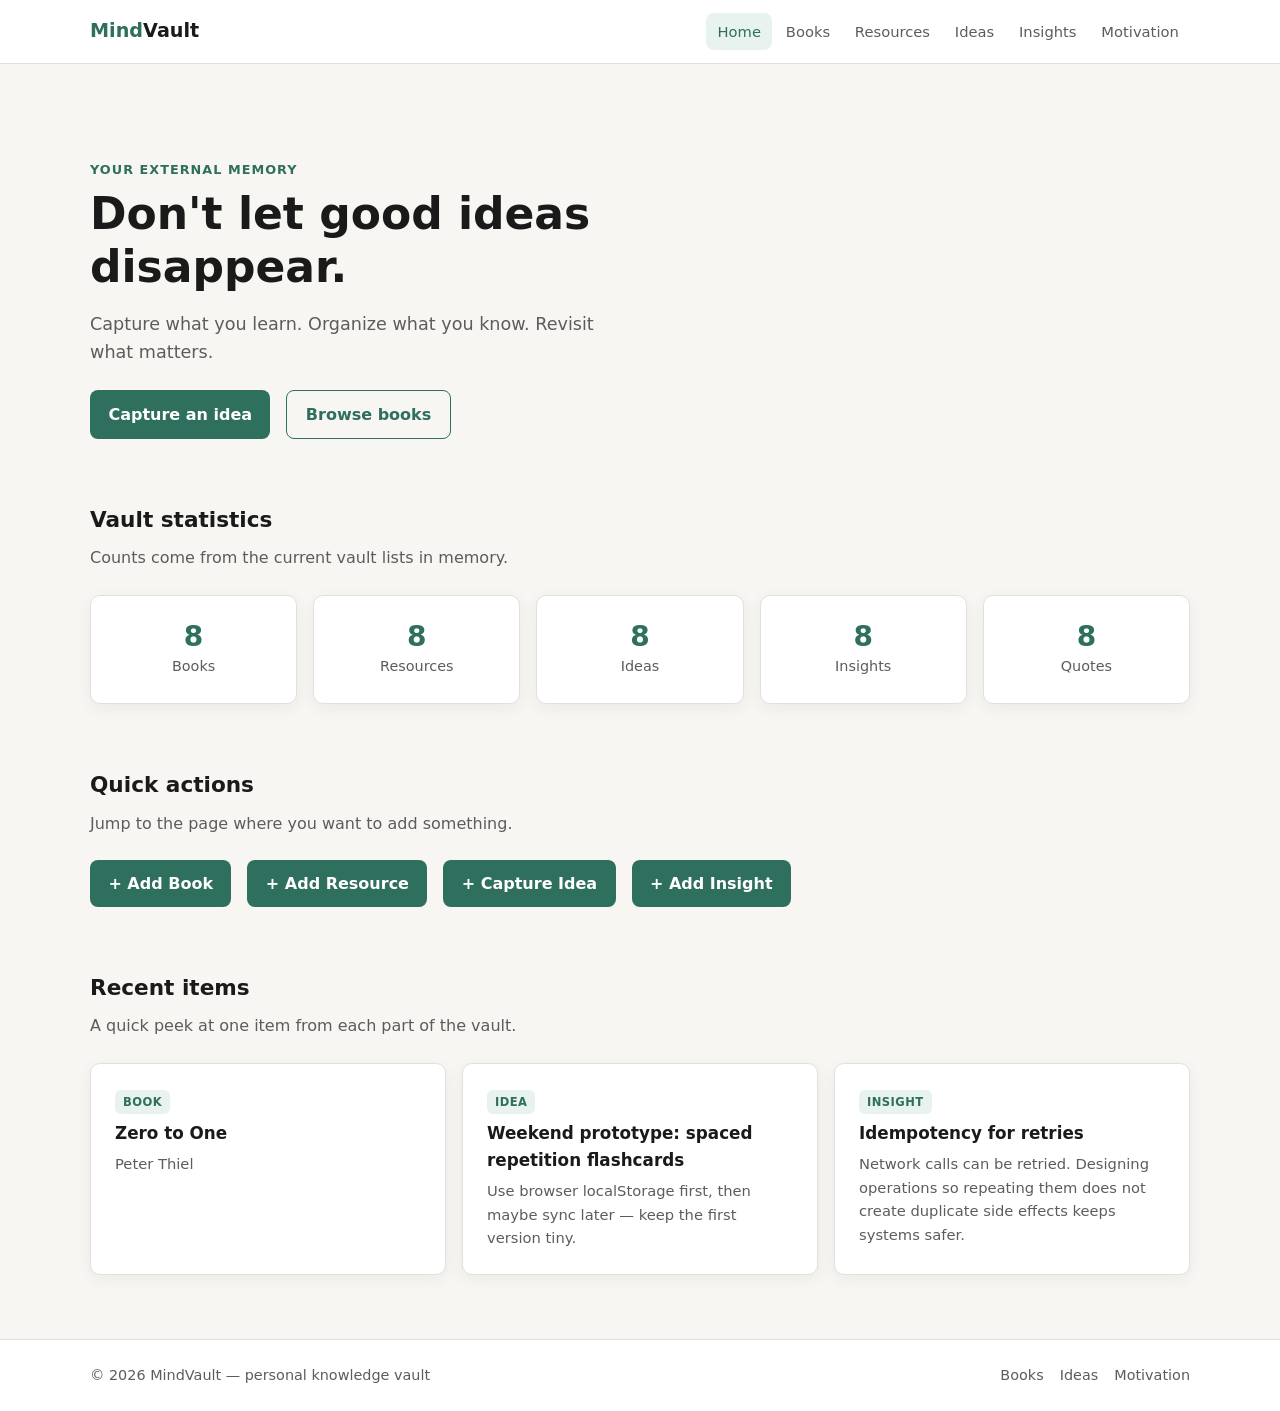
<file: index.html>
<!DOCTYPE html>
<html lang="en">
<head>
  <meta charset="UTF-8">
  <meta name="viewport" content="width=device-width, initial-scale=1.0">
  <title>Home — MindVault</title>
  <link rel="stylesheet" href="css/style.css">
</head>
<body>
  <header class="site-header">
    <div class="container nav-inner">
      <a class="logo" href="index.html">Mind<span>Vault</span></a>
      <button class="nav-toggle" type="button" aria-label="Open menu">☰</button>
      <nav class="site-nav" aria-label="Main">
        <ul>
          <li><a class="active" href="index.html">Home</a></li>
          <li><a href="books.html">Books</a></li>
          <li><a href="resources.html">Resources</a></li>
          <li><a href="ideas.html">Ideas</a></li>
          <li><a href="insights.html">Insights</a></li>
          <li><a href="motivation.html">Motivation</a></li>
        </ul>
      </nav>
    </div>
  </header>

  <main class="page-main">
    <section class="hero">
      <div class="container">
        <p class="hero-eyebrow">Your external memory</p>
        <h1>Don't let good ideas disappear.</h1>
        <p class="hero-lead">
          Capture what you learn. Organize what you know. Revisit what matters.
        </p>
        <div class="hero-actions">
          <a class="btn" href="ideas.html">Capture an idea</a>
          <a class="btn btn-outline" href="books.html">Browse books</a>
        </div>
      </div>
    </section>

    <section class="statistics" aria-label="Vault statistics">
      <div class="container">
        <h2 class="section-title">Vault statistics</h2>
        <p class="section-desc">Counts come from the current vault lists in memory.</p>
        <div class="stats-row">
          <article class="stat-card">
            <strong id="stat-books">0</strong>
            <span>Books</span>
          </article>
          <article class="stat-card">
            <strong id="stat-resources">0</strong>
            <span>Resources</span>
          </article>
          <article class="stat-card">
            <strong id="stat-ideas">0</strong>
            <span>Ideas</span>
          </article>
          <article class="stat-card">
            <strong id="stat-insights">0</strong>
            <span>Insights</span>
          </article>
          <article class="stat-card">
            <strong id="stat-quotes">0</strong>
            <span>Quotes</span>
          </article>
        </div>
      </div>
    </section>

    <section class="quick-actions" aria-label="Quick actions">
      <div class="container">
        <h2 class="section-title">Quick actions</h2>
        <p class="section-desc">Jump to the page where you want to add something.</p>
        <div class="actions-row">
          <a class="btn" href="books.html">+ Add Book</a>
          <a class="btn" href="resources.html">+ Add Resource</a>
          <a class="btn" href="ideas.html">+ Capture Idea</a>
          <a class="btn" href="insights.html">+ Add Insight</a>
        </div>
      </div>
    </section>

    <section class="recent-items" aria-label="Recent items">
      <div class="container">
        <h2 class="section-title">Recent items</h2>
        <p class="section-desc">A quick peek at one item from each part of the vault.</p>
        <div class="recent-grid" id="recent-grid"></div>
      </div>
    </section>
  </main>

  <footer class="site-footer">
    <div class="container footer-inner">
      <p>© 2026 MindVault — personal knowledge vault</p>
      <div class="footer-links">
        <a href="books.html">Books</a>
        <a href="ideas.html">Ideas</a>
        <a href="motivation.html">Motivation</a>
      </div>
    </div>
  </footer>

  <script src="js/data.js"></script>
  <script src="js/script.js"></script>
</body>
</html>
</file>
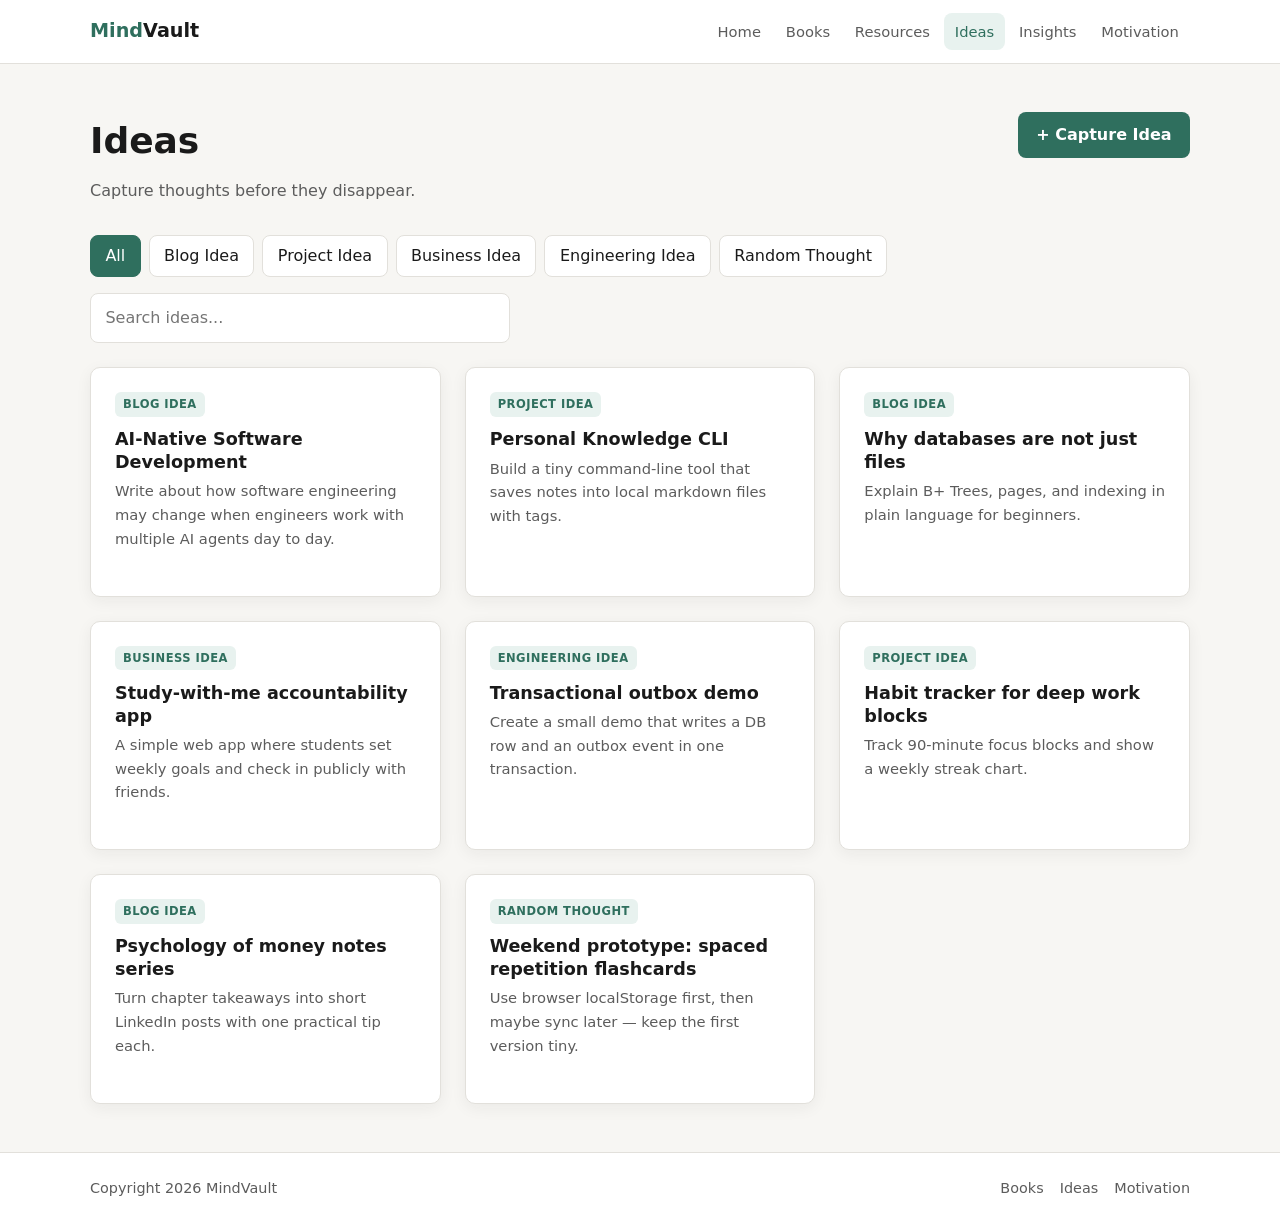
<file: ideas.html>
﻿<!DOCTYPE html>
<html lang="en">
<head>
  <meta charset="UTF-8">
  <meta name="viewport" content="width=device-width, initial-scale=1.0">
  <title>Ideas - MindVault</title>
  <link rel="stylesheet" href="css/style.css">
</head>
<body>
  <header class="site-header">
    <div class="container nav-inner">
      <a class="logo" href="index.html">Mind<span>Vault</span></a>
      <button class="nav-toggle" type="button" aria-label="Open menu">☰</button>
      <nav class="site-nav" aria-label="Main">
        <ul>
          <li><a href="index.html">Home</a></li>
          <li><a href="books.html">Books</a></li>
          <li><a href="resources.html">Resources</a></li>
          <li><a class="active" href="ideas.html">Ideas</a></li>
          <li><a href="insights.html">Insights</a></li>
          <li><a href="motivation.html">Motivation</a></li>
        </ul>
      </nav>
    </div>
  </header>

  <main class="page-main">
    <div class="container">
      <div class="page-header">
        <div>
          <h1>Ideas</h1>
          <p>Capture thoughts before they disappear.</p>
        </div>
        <button class="btn" type="button" id="btn-open-add-idea">+ Capture Idea</button>
      </div>

      <div class="filters">
        <button class="filter-btn active" type="button" data-idea-filter="all">All</button>
        <button class="filter-btn" type="button" data-idea-filter="Blog Idea">Blog Idea</button>
        <button class="filter-btn" type="button" data-idea-filter="Project Idea">Project Idea</button>
        <button class="filter-btn" type="button" data-idea-filter="Business Idea">Business Idea</button>
        <button class="filter-btn" type="button" data-idea-filter="Engineering Idea">Engineering Idea</button>
        <button class="filter-btn" type="button" data-idea-filter="Random Thought">Random Thought</button>
      </div>

      <input class="search-box" type="search" id="idea-search" placeholder="Search ideas...">

      <div class="items-grid" id="ideas-grid"></div>
    </div>
  </main>

  <div class="modal-backdrop" id="add-idea-modal" hidden>
    <div class="modal">
      <h2>Capture Idea</h2>
      <form id="add-idea-form">
        <div class="form-group" id="idea-title-group">
          <label for="idea-title">Idea title</label>
          <input type="text" id="idea-title" placeholder="Short title">
          <p class="error-text"></p>
        </div>
        <div class="form-group" id="idea-category-group">
          <label for="idea-category">Category</label>
          <select id="idea-category">
            <option value="">Select category...</option>
            <option value="Blog Idea">Blog Idea</option>
            <option value="Project Idea">Project Idea</option>
            <option value="Business Idea">Business Idea</option>
            <option value="Engineering Idea">Engineering Idea</option>
            <option value="Random Thought">Random Thought</option>
          </select>
          <p class="error-text"></p>
        </div>
        <div class="form-group" id="idea-desc-group">
          <label for="idea-desc">Description</label>
          <textarea id="idea-desc" rows="4" placeholder="What is the idea?"></textarea>
          <p class="error-text"></p>
        </div>
        <div class="modal-actions">
          <button class="btn btn-outline" type="button" data-close-modal="add-idea-modal">Cancel</button>
          <button class="btn" type="submit">Save Idea</button>
        </div>
      </form>
    </div>
  </div>

  <footer class="site-footer">
    <div class="container footer-inner">
      <p>Copyright 2026 MindVault</p>
      <div class="footer-links">
        <a href="books.html">Books</a>
        <a href="ideas.html">Ideas</a>
        <a href="motivation.html">Motivation</a>
      </div>
    </div>
  </footer>

  <script src="js/data.js"></script>
  <script src="js/script.js"></script>
</body>
</html>
</file>
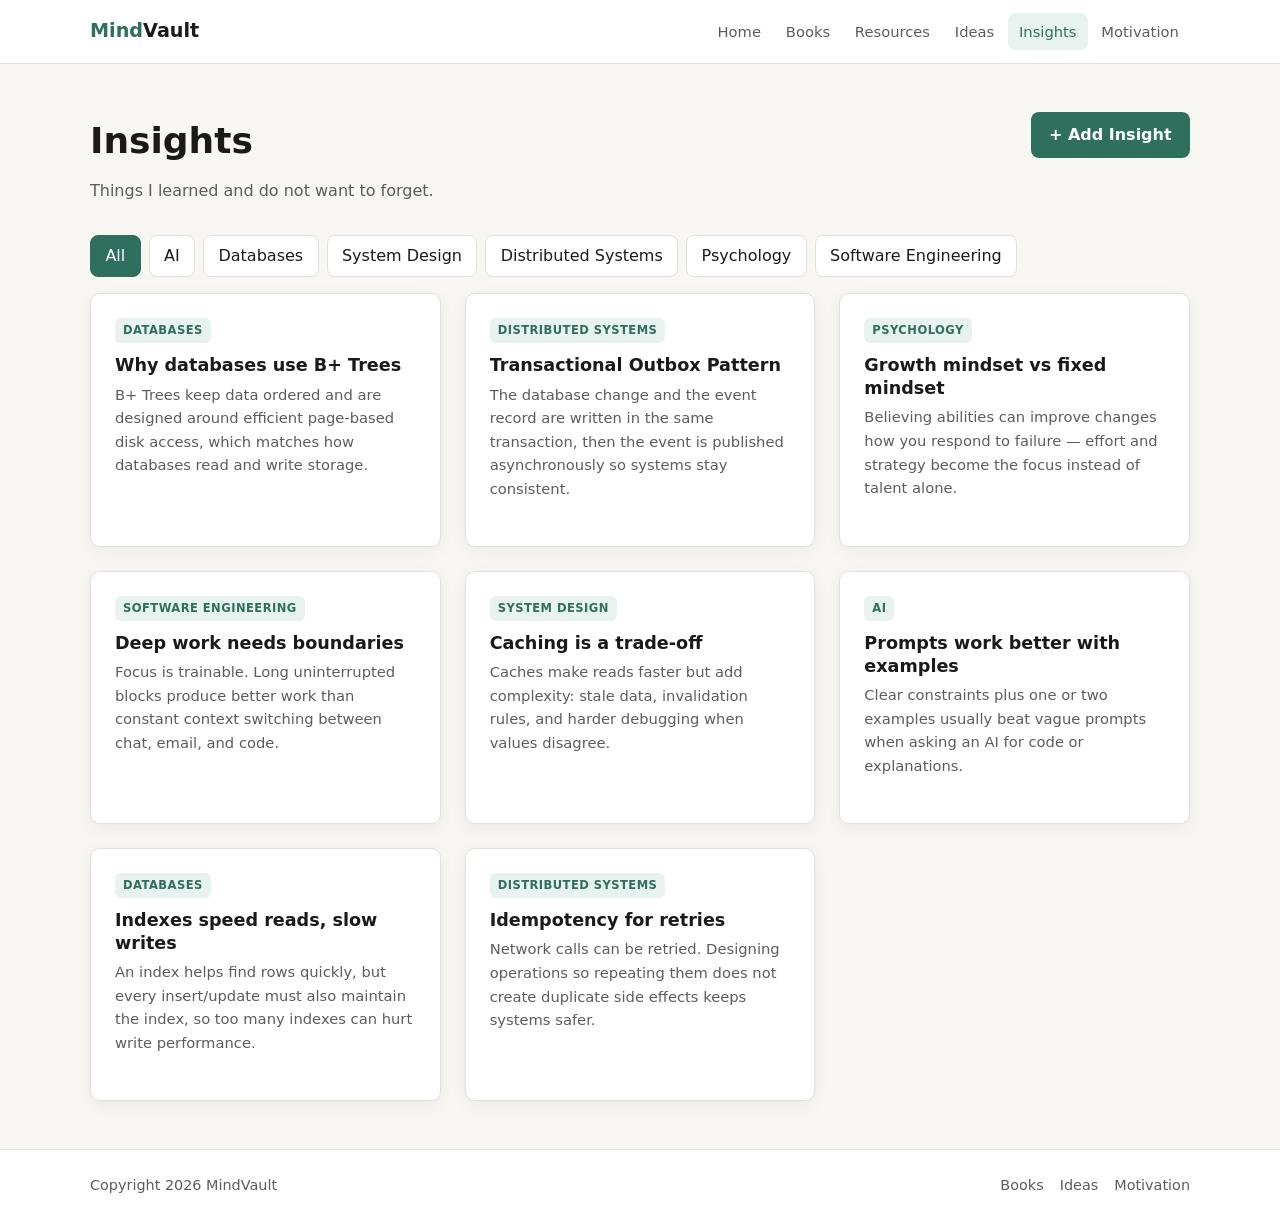
<file: insights.html>
﻿<!DOCTYPE html>
<html lang="en">
<head>
  <meta charset="UTF-8">
  <meta name="viewport" content="width=device-width, initial-scale=1.0">
  <title>Insights - MindVault</title>
  <link rel="stylesheet" href="css/style.css">
</head>
<body>
  <header class="site-header">
    <div class="container nav-inner">
      <a class="logo" href="index.html">Mind<span>Vault</span></a>
      <button class="nav-toggle" type="button" aria-label="Open menu">☰</button>
      <nav class="site-nav" aria-label="Main">
        <ul>
          <li><a href="index.html">Home</a></li>
          <li><a href="books.html">Books</a></li>
          <li><a href="resources.html">Resources</a></li>
          <li><a href="ideas.html">Ideas</a></li>
          <li><a class="active" href="insights.html">Insights</a></li>
          <li><a href="motivation.html">Motivation</a></li>
        </ul>
      </nav>
    </div>
  </header>

  <main class="page-main">
    <div class="container">
      <div class="page-header">
        <div>
          <h1>Insights</h1>
          <p>Things I learned and do not want to forget.</p>
        </div>
        <button class="btn" type="button" id="btn-open-add-insight">+ Add Insight</button>
      </div>

      <div class="filters">
        <button class="filter-btn active" type="button" data-insight-filter="all">All</button>
        <button class="filter-btn" type="button" data-insight-filter="AI">AI</button>
        <button class="filter-btn" type="button" data-insight-filter="Databases">Databases</button>
        <button class="filter-btn" type="button" data-insight-filter="System Design">System Design</button>
        <button class="filter-btn" type="button" data-insight-filter="Distributed Systems">Distributed Systems</button>
        <button class="filter-btn" type="button" data-insight-filter="Psychology">Psychology</button>
        <button class="filter-btn" type="button" data-insight-filter="Software Engineering">Software Engineering</button>
      </div>

      <div class="items-grid" id="insights-grid"></div>
    </div>
  </main>

  <div class="modal-backdrop" id="add-insight-modal" hidden>
    <div class="modal">
      <h2>Add Insight</h2>
      <form id="add-insight-form">
        <div class="form-group" id="ins-title-group">
          <label for="ins-title">Title</label>
          <input type="text" id="ins-title" placeholder="What did you learn about?">
          <p class="error-text"></p>
        </div>
        <div class="form-group" id="ins-domain-group">
          <label for="ins-domain">Domain</label>
          <select id="ins-domain">
            <option value="">Select domain...</option>
            <option value="AI">AI</option>
            <option value="Databases">Databases</option>
            <option value="System Design">System Design</option>
            <option value="Distributed Systems">Distributed Systems</option>
            <option value="Psychology">Psychology</option>
            <option value="Software Engineering">Software Engineering</option>
          </select>
          <p class="error-text"></p>
        </div>
        <div class="form-group" id="ins-learn-group">
          <label for="ins-learn">What did you learn?</label>
          <textarea id="ins-learn" rows="4" placeholder="Write the insight in your own words..."></textarea>
          <p class="error-text"></p>
        </div>
        <div class="modal-actions">
          <button class="btn btn-outline" type="button" data-close-modal="add-insight-modal">Cancel</button>
          <button class="btn" type="submit">Save Insight</button>
        </div>
      </form>
    </div>
  </div>

  <footer class="site-footer">
    <div class="container footer-inner">
      <p>Copyright 2026 MindVault</p>
      <div class="footer-links">
        <a href="books.html">Books</a>
        <a href="ideas.html">Ideas</a>
        <a href="motivation.html">Motivation</a>
      </div>
    </div>
  </footer>

  <script src="js/data.js"></script>
  <script src="js/script.js"></script>
</body>
</html>
</file>
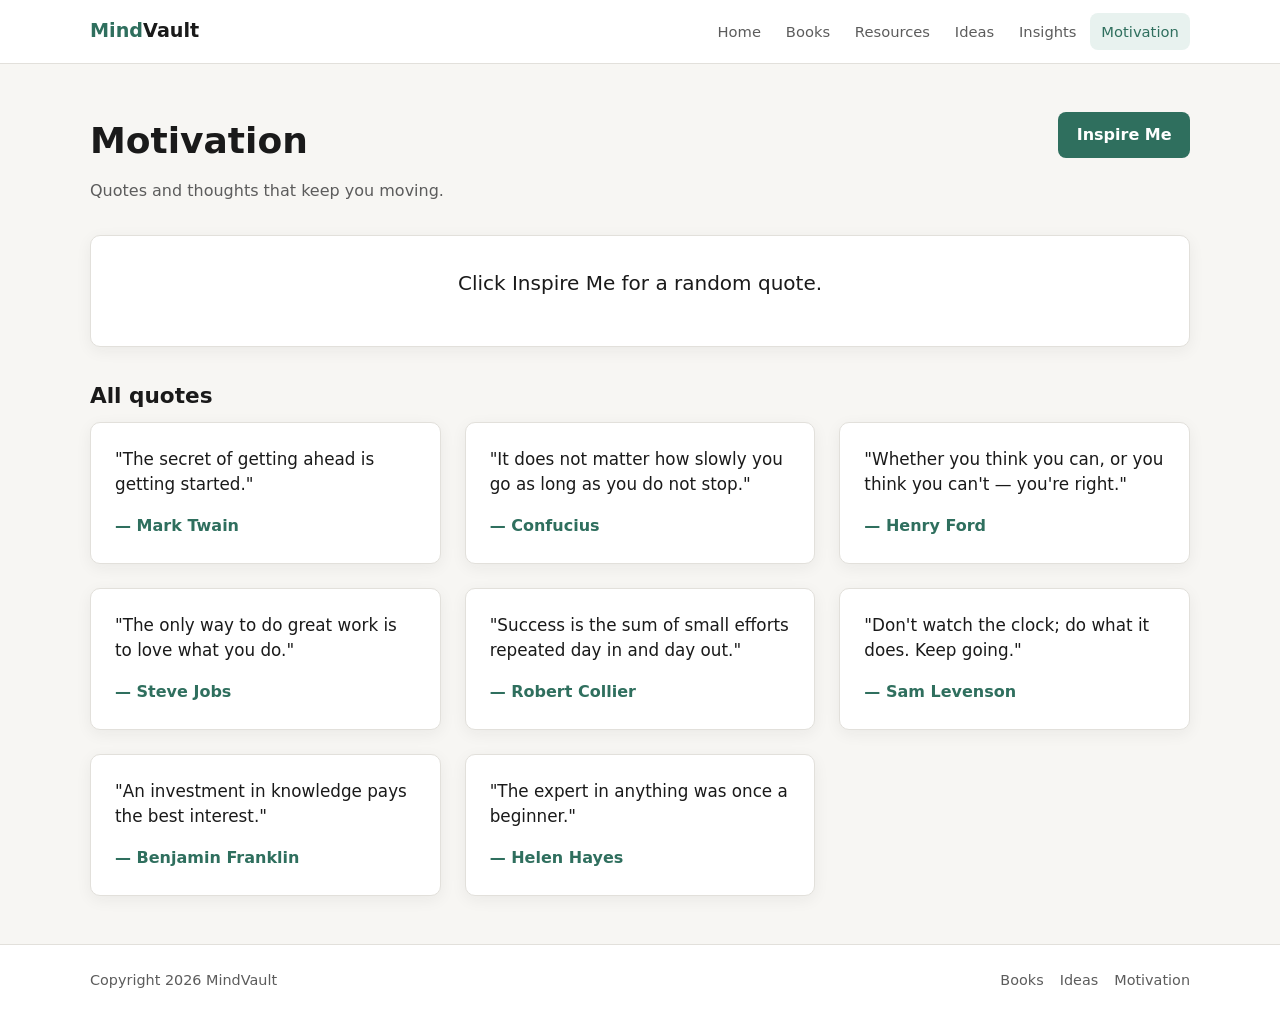
<file: motivation.html>
﻿<!DOCTYPE html>
<html lang="en">
<head>
  <meta charset="UTF-8">
  <meta name="viewport" content="width=device-width, initial-scale=1.0">
  <title>Motivation - MindVault</title>
  <link rel="stylesheet" href="css/style.css">
</head>
<body>
  <header class="site-header">
    <div class="container nav-inner">
      <a class="logo" href="index.html">Mind<span>Vault</span></a>
      <button class="nav-toggle" type="button" aria-label="Open menu">☰</button>
      <nav class="site-nav" aria-label="Main">
        <ul>
          <li><a href="index.html">Home</a></li>
          <li><a href="books.html">Books</a></li>
          <li><a href="resources.html">Resources</a></li>
          <li><a href="ideas.html">Ideas</a></li>
          <li><a href="insights.html">Insights</a></li>
          <li><a class="active" href="motivation.html">Motivation</a></li>
        </ul>
      </nav>
    </div>
  </header>

  <main class="page-main">
    <div class="container">
      <div class="page-header">
        <div>
          <h1>Motivation</h1>
          <p>Quotes and thoughts that keep you moving.</p>
        </div>
        <button class="btn" type="button" id="btn-inspire">Inspire Me</button>
      </div>

      <section class="inspire-box">
        <p id="inspire-text">Click Inspire Me for a random quote.</p>
        <p class="quote-author" id="inspire-author"></p>
      </section>

      <h2 class="section-title">All quotes</h2>
      <div class="items-grid" id="quotes-grid"></div>
    </div>
  </main>

  <footer class="site-footer">
    <div class="container footer-inner">
      <p>Copyright 2026 MindVault</p>
      <div class="footer-links">
        <a href="books.html">Books</a>
        <a href="ideas.html">Ideas</a>
        <a href="motivation.html">Motivation</a>
      </div>
    </div>
  </footer>

  <script src="js/data.js"></script>
  <script src="js/script.js"></script>
</body>
</html>
</file>
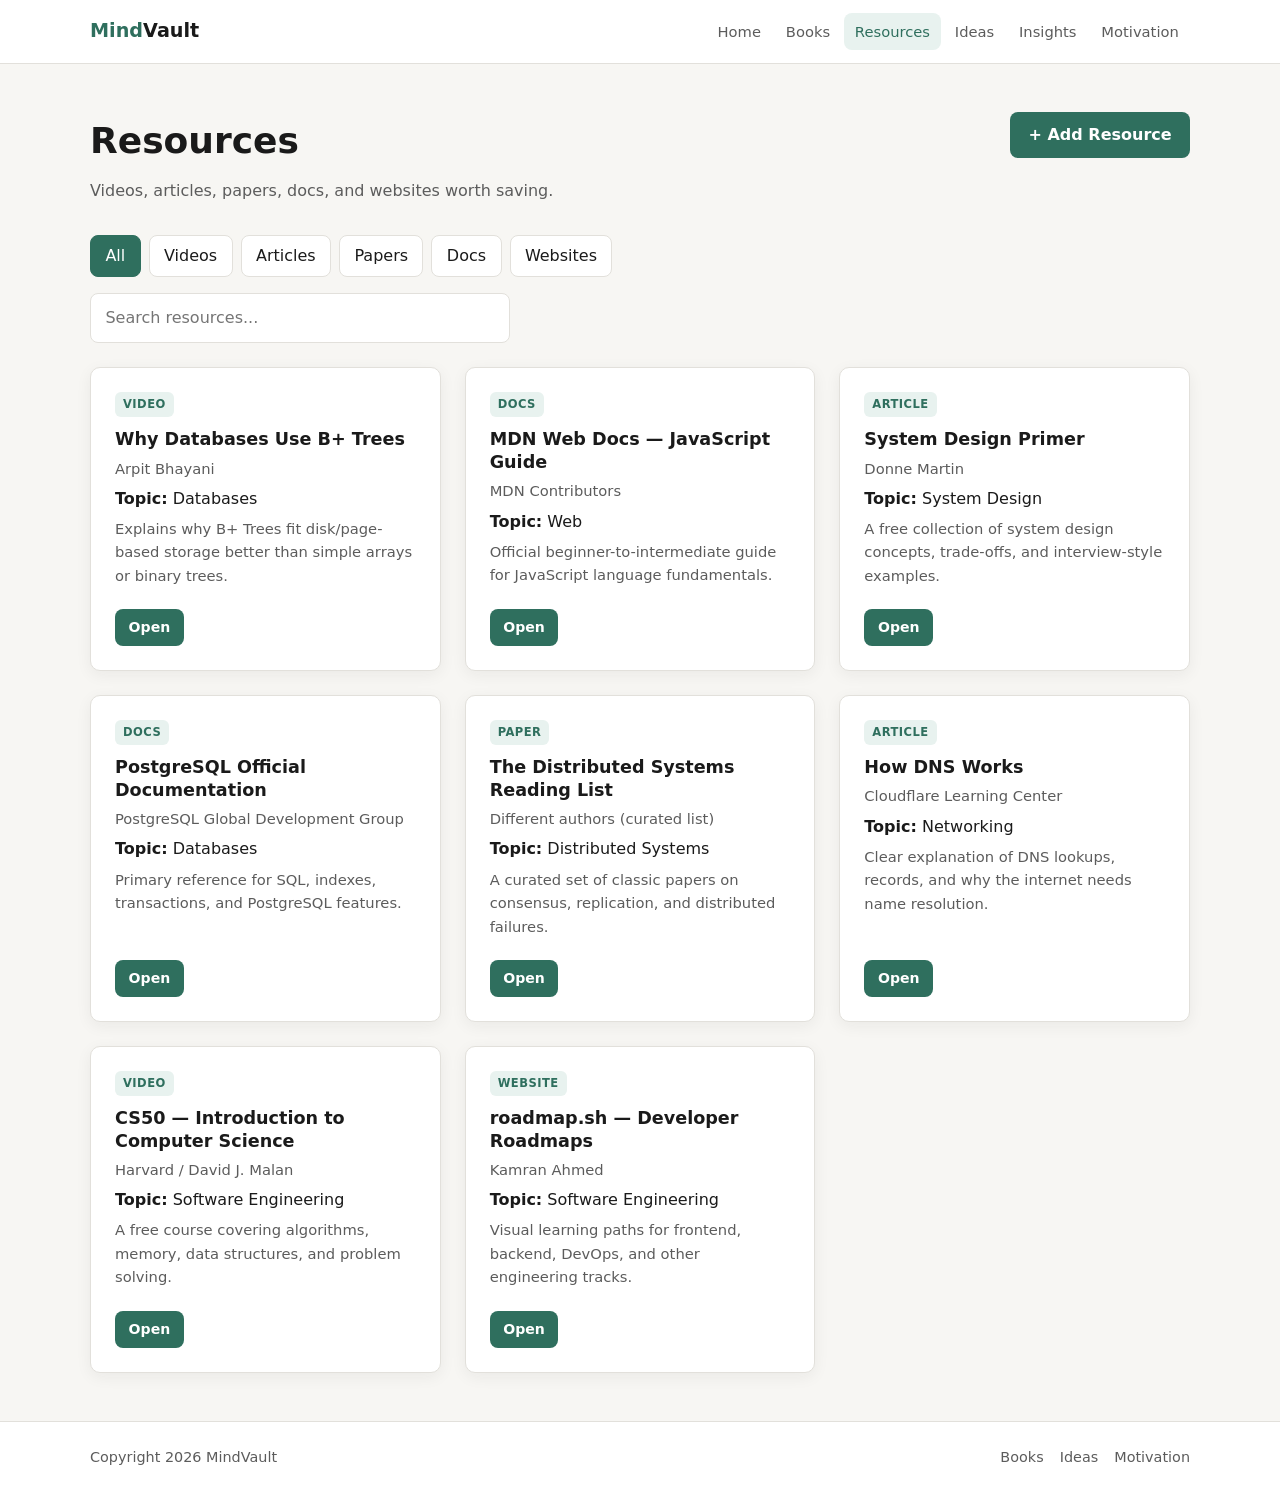
<file: resources.html>
﻿<!DOCTYPE html>
<html lang="en">
<head>
  <meta charset="UTF-8">
  <meta name="viewport" content="width=device-width, initial-scale=1.0">
  <title>Resources - MindVault</title>
  <link rel="stylesheet" href="css/style.css">
</head>
<body>
  <header class="site-header">
    <div class="container nav-inner">
      <a class="logo" href="index.html">Mind<span>Vault</span></a>
      <button class="nav-toggle" type="button" aria-label="Open menu">☰</button>
      <nav class="site-nav" aria-label="Main">
        <ul>
          <li><a href="index.html">Home</a></li>
          <li><a href="books.html">Books</a></li>
          <li><a class="active" href="resources.html">Resources</a></li>
          <li><a href="ideas.html">Ideas</a></li>
          <li><a href="insights.html">Insights</a></li>
          <li><a href="motivation.html">Motivation</a></li>
        </ul>
      </nav>
    </div>
  </header>

  <main class="page-main">
    <div class="container">
      <div class="page-header">
        <div>
          <h1>Resources</h1>
          <p>Videos, articles, papers, docs, and websites worth saving.</p>
        </div>
        <button class="btn" type="button" id="btn-open-add-resource">+ Add Resource</button>
      </div>

      <div class="filters">
        <button class="filter-btn active" type="button" data-resource-filter="all">All</button>
        <button class="filter-btn" type="button" data-resource-filter="Video">Videos</button>
        <button class="filter-btn" type="button" data-resource-filter="Article">Articles</button>
        <button class="filter-btn" type="button" data-resource-filter="Paper">Papers</button>
        <button class="filter-btn" type="button" data-resource-filter="Docs">Docs</button>
        <button class="filter-btn" type="button" data-resource-filter="Website">Websites</button>
      </div>

      <input class="search-box" type="search" id="resource-search" placeholder="Search resources...">

      <div class="items-grid" id="resources-grid"></div>
    </div>
  </main>

  <div class="modal-backdrop" id="add-resource-modal" hidden>
    <div class="modal">
      <h2>Add Resource</h2>
      <form id="add-resource-form">
        <div class="form-group" id="res-title-group">
          <label for="res-title">Title</label>
          <input type="text" id="res-title" placeholder="Resource title">
          <p class="error-text"></p>
        </div>
        <div class="form-group" id="res-type-group">
          <label for="res-type">Type</label>
          <select id="res-type">
            <option value="">Select type...</option>
            <option value="Video">Video</option>
            <option value="Article">Article</option>
            <option value="Paper">Paper</option>
            <option value="Docs">Docs</option>
            <option value="Website">Website</option>
          </select>
          <p class="error-text"></p>
        </div>
        <div class="form-group" id="res-creator-group">
          <label for="res-creator">Creator</label>
          <input type="text" id="res-creator" placeholder="Author or channel">
          <p class="error-text"></p>
        </div>
        <div class="form-group" id="res-url-group">
          <label for="res-url">URL</label>
          <input type="url" id="res-url" placeholder="https://...">
          <p class="error-text"></p>
        </div>
        <div class="form-group" id="res-topic-group">
          <label for="res-topic">Topic</label>
          <input type="text" id="res-topic" placeholder="e.g. Databases">
          <p class="error-text"></p>
        </div>
        <div class="form-group" id="res-summary-group">
          <label for="res-summary">Summary</label>
          <textarea id="res-summary" rows="4" placeholder="Why is this useful?"></textarea>
          <p class="error-text"></p>
        </div>
        <div class="modal-actions">
          <button class="btn btn-outline" type="button" data-close-modal="add-resource-modal">Cancel</button>
          <button class="btn" type="submit">Save Resource</button>
        </div>
      </form>
    </div>
  </div>

  <footer class="site-footer">
    <div class="container footer-inner">
      <p>Copyright 2026 MindVault</p>
      <div class="footer-links">
        <a href="books.html">Books</a>
        <a href="ideas.html">Ideas</a>
        <a href="motivation.html">Motivation</a>
      </div>
    </div>
  </footer>

  <script src="js/data.js"></script>
  <script src="js/script.js"></script>
</body>
</html>
</file>
<file: css/style.css>
:root {
  --bg: #f7f6f3;
  --surface: #ffffff;
  --text: #1a1a1a;
  --muted: #5c5c5c;
  --border: #e2e0db;
  --accent: #2f6f5e;
  --accent-hover: #255a4c;
  --accent-soft: #e8f2ef;
  --danger: #b42318;
  --radius: 10px;
  --shadow: 0 4px 16px rgba(26, 26, 26, 0.06);
  --font: "Segoe UI", system-ui, sans-serif;
  --nav-height: 64px;
  --container: 1100px;
  --space-1: 0.5rem;
  --space-2: 1rem;
  --space-3: 1.5rem;
  --space-4: 2rem;
  --space-5: 3rem;
}

*,
*::before,
*::after {
  box-sizing: border-box;
  margin: 0;
  padding: 0;
}

body {
  font-family: var(--font);
  background: var(--bg);
  color: var(--text);
  line-height: 1.6;
  min-height: 100vh;
}

img {
  max-width: 100%;
  display: block;
}

a {
  color: inherit;
  text-decoration: none;
}

ul {
  list-style: none;
}

button,
input,
textarea,
select {
  font: inherit;
}

.container {
  width: min(var(--container), 92%);
  margin-inline: auto;
}

/* ----- Header / Nav (Flexbox) ----- */
.site-header {
  position: sticky;
  top: 0;
  z-index: 100;
  height: var(--nav-height);
  background: var(--surface);
  border-bottom: 1px solid var(--border);
}

.nav-inner {
  height: 100%;
  display: flex;
  align-items: center;
  justify-content: space-between;
  gap: var(--space-2);
}

.logo {
  font-weight: 700;
  font-size: 1.2rem;
  color: var(--accent);
}

.logo span {
  color: var(--text);
}

.nav-toggle {
  display: none;
  border: 1px solid var(--border);
  background: var(--surface);
  border-radius: 8px;
  padding: 0.4rem 0.7rem;
  cursor: pointer;
  font-size: 1.2rem;
  line-height: 1;
}

.site-nav ul {
  display: flex;
  align-items: center;
  gap: 0.15rem;
  flex-wrap: wrap;
}

.site-nav a {
  display: block;
  padding: 0.45rem 0.7rem;
  border-radius: 8px;
  font-size: 0.92rem;
  font-weight: 500;
  color: var(--muted);
}

.site-nav a:hover,
.site-nav a.active {
  background: var(--accent-soft);
  color: var(--accent);
}

/* ----- Buttons ----- */
.btn {
  display: inline-flex;
  align-items: center;
  justify-content: center;
  gap: 0.35rem;
  padding: 0.65rem 1.15rem;
  border: none;
  border-radius: 8px;
  background: var(--accent);
  color: #fff;
  font-weight: 600;
  cursor: pointer;
}

.btn:hover {
  background: var(--accent-hover);
}

.btn-outline {
  background: transparent;
  color: var(--accent);
  border: 1.5px solid var(--accent);
}

.btn-outline:hover {
  background: var(--accent-soft);
}

/* ----- Main ----- */
.page-main {
  padding: var(--space-5) 0;
}

.section-title {
  font-size: 1.35rem;
  margin-bottom: var(--space-1);
}

.section-desc {
  color: var(--muted);
  margin-bottom: var(--space-3);
  max-width: 36rem;
}

.muted {
  color: var(--muted);
  font-size: 0.92rem;
}

.tag {
  display: inline-block;
  align-self: flex-start;
  font-size: 0.72rem;
  font-weight: 600;
  text-transform: uppercase;
  letter-spacing: 0.04em;
  color: var(--accent);
  background: var(--accent-soft);
  padding: 0.2rem 0.5rem;
  border-radius: 6px;
  margin-bottom: 0.35rem;
}

.clamp {
  color: var(--muted);
  font-size: 0.9rem;
  display: -webkit-box;
  -webkit-line-clamp: 3;
  -webkit-box-orient: vertical;
  overflow: hidden;
}

/* ----- Home: Hero ----- */
.hero {
  padding: var(--space-5) 0 var(--space-4);
}

.hero-eyebrow {
  font-size: 0.8rem;
  font-weight: 600;
  letter-spacing: 0.08em;
  text-transform: uppercase;
  color: var(--accent);
  margin-bottom: var(--space-1);
}

.hero h1 {
  font-size: clamp(1.9rem, 4vw, 2.75rem);
  line-height: 1.2;
  margin-bottom: var(--space-2);
  max-width: 18ch;
}

.hero-lead {
  color: var(--muted);
  font-size: 1.1rem;
  max-width: 34rem;
  margin-bottom: var(--space-3);
}

.hero-actions {
  display: flex;
  flex-wrap: wrap;
  gap: var(--space-2);
}

/* ----- Home: Statistics (Flexbox row) ----- */
.statistics {
  padding: var(--space-4) 0;
}

.stats-row {
  display: flex;
  flex-wrap: wrap;
  gap: var(--space-2);
}

.stat-card {
  flex: 1 1 120px;
  background: var(--surface);
  border: 1px solid var(--border);
  border-radius: var(--radius);
  padding: var(--space-3) var(--space-2);
  text-align: center;
  box-shadow: var(--shadow);
}

.stat-card strong {
  display: block;
  font-size: 1.75rem;
  color: var(--accent);
  line-height: 1.2;
}

.stat-card span {
  color: var(--muted);
  font-size: 0.9rem;
}

/* ----- Home: Quick actions ----- */
.quick-actions {
  padding: var(--space-4) 0;
}

.actions-row {
  display: flex;
  flex-wrap: wrap;
  gap: var(--space-2);
}

/* ----- Home: Recent items (simple grid) ----- */
.recent-items {
  padding: var(--space-4) 0 var(--space-2);
}

.recent-grid {
  display: grid;
  grid-template-columns: repeat(3, 1fr);
  gap: var(--space-2);
}

.recent-card {
  background: var(--surface);
  border: 1px solid var(--border);
  border-radius: var(--radius);
  padding: var(--space-3);
  box-shadow: var(--shadow);
}

.recent-card h3 {
  font-size: 1.05rem;
  margin-bottom: 0.35rem;
}

/* ----- Page header (Books and later pages) ----- */
.page-header {
  display: flex;
  justify-content: space-between;
  align-items: flex-start;
  gap: var(--space-2);
  margin-bottom: var(--space-4);
  flex-wrap: wrap;
}

.page-header h1 {
  font-size: clamp(1.75rem, 3vw, 2.25rem);
  margin-bottom: var(--space-1);
}

.page-header p {
  color: var(--muted);
}

/* ----- Card grid (Books) ----- */
.items-grid {
  display: grid;
  grid-template-columns: repeat(3, 1fr);
  gap: var(--space-3);
}

.book-card {
  background: var(--surface);
  border: 1px solid var(--border);
  border-radius: var(--radius);
  overflow: hidden;
  box-shadow: var(--shadow);
  display: flex;
  flex-direction: column;
}

.book-cover {
  width: 100%;
  height: 220px;
  object-fit: cover;
  background: var(--accent-soft);
}

.book-cover.placeholder {
  display: flex;
  align-items: center;
  justify-content: center;
  color: var(--muted);
  font-size: 0.9rem;
  font-weight: 600;
}

.book-body {
  padding: var(--space-3);
  display: flex;
  flex-direction: column;
  flex: 1;
  gap: 0.35rem;
}

.book-body h3 {
  font-size: 1.1rem;
  line-height: 1.3;
}

.card-actions {
  display: flex;
  flex-wrap: wrap;
  gap: 0.5rem;
  margin-top: var(--space-2);
}

.btn-small {
  padding: 0.45rem 0.85rem;
  font-size: 0.88rem;
}

/* ----- Modal ----- */
.modal-backdrop {
  position: fixed;
  inset: 0;
  background: rgba(26, 26, 26, 0.45);
  display: flex;
  align-items: center;
  justify-content: center;
  padding: var(--space-2);
  z-index: 200;
}

.modal-backdrop[hidden] {
  display: none;
}

.modal {
  width: min(480px, 100%);
  background: var(--surface);
  border-radius: var(--radius);
  padding: var(--space-4);
  box-shadow: var(--shadow);
  max-height: 90vh;
  overflow-y: auto;
}

.modal h2 {
  font-size: 1.35rem;
  margin-bottom: var(--space-3);
}

.detail-meta {
  color: var(--accent);
  font-weight: 600;
  font-size: 0.9rem;
  margin-bottom: var(--space-2);
}

.modal-actions {
  display: flex;
  justify-content: flex-end;
  flex-wrap: wrap;
  gap: var(--space-2);
  margin-top: var(--space-3);
}

/* ----- Forms ----- */
.form-group {
  margin-bottom: var(--space-2);
}

.form-group label {
  display: block;
  font-weight: 600;
  margin-bottom: 0.35rem;
  font-size: 0.9rem;
}

.form-group input,
.form-group select,
.form-group textarea {
  width: 100%;
  padding: 0.65rem 0.8rem;
  border: 1.5px solid var(--border);
  border-radius: 8px;
  background: var(--bg);
  color: var(--text);
}

.form-group input:focus,
.form-group select:focus,
.form-group textarea:focus {
  outline: 2px solid var(--accent);
  outline-offset: 1px;
}

.form-group.error input,
.form-group.error select,
.form-group.error textarea {
  border-color: var(--danger);
}

.error-text {
  display: none;
  color: var(--danger);
  font-size: 0.82rem;
  margin-top: 0.3rem;
}

.form-group.error .error-text {
  display: block;
}

/* ----- Filters + search (Resources) ----- */
.filters {
  display: flex;
  flex-wrap: wrap;
  gap: 0.5rem;
  margin-bottom: var(--space-2);
}

.filter-btn {
  padding: 0.45rem 0.9rem;
  border: 1px solid var(--border);
  background: var(--surface);
  border-radius: 8px;
  cursor: pointer;
  font-weight: 500;
  color: var(--text);
}

.filter-btn.active,
.filter-btn:hover {
  background: var(--accent);
  color: #fff;
  border-color: var(--accent);
}

.search-box {
  width: 100%;
  max-width: 420px;
  padding: 0.7rem 0.9rem;
  border: 1px solid var(--border);
  border-radius: 8px;
  background: var(--surface);
  color: var(--text);
  margin-bottom: var(--space-3);
}

.search-box:focus {
  outline: 2px solid var(--accent);
  outline-offset: 1px;
}

.card {
  background: var(--surface);
  border: 1px solid var(--border);
  border-radius: var(--radius);
  padding: var(--space-3);
  box-shadow: var(--shadow);
  display: flex;
  flex-direction: column;
  gap: 0.35rem;
}

.card h3 {
  font-size: 1.1rem;
  line-height: 1.3;
}

.card .card-actions {
  margin-top: auto;
  padding-top: var(--space-2);
}

/* ----- Motivation quotes ----- */
.inspire-box {
  background: var(--surface);
  border: 1px solid var(--border);
  border-radius: var(--radius);
  padding: var(--space-4);
  margin-bottom: var(--space-4);
  box-shadow: var(--shadow);
  text-align: center;
}

.inspire-box p:first-child {
  font-size: 1.25rem;
  line-height: 1.5;
  margin-bottom: var(--space-2);
}

.quote-author {
  color: var(--accent);
  font-weight: 600;
}

.quote-card {
  background: var(--surface);
  border: 1px solid var(--border);
  border-radius: var(--radius);
  padding: var(--space-3);
  box-shadow: var(--shadow);
}

.quote-card p:first-child {
  font-size: 1.05rem;
  line-height: 1.5;
  margin-bottom: var(--space-2);
}

/* ----- Footer ----- */
.site-footer {
  margin-top: auto;
  padding: var(--space-3) 0;
  border-top: 1px solid var(--border);
  background: var(--surface);
}

.footer-inner {
  display: flex;
  justify-content: space-between;
  align-items: center;
  flex-wrap: nowrap;
  gap: var(--space-2);
}

.site-footer p {
  color: var(--muted);
  font-size: 0.9rem;
}

.footer-links {
  display: flex;
  gap: var(--space-2);
}

.footer-links a {
  color: var(--muted);
  font-size: 0.9rem;
}

.footer-links a:hover {
  color: var(--accent);
}

/* ----- Responsive ----- */
@media (max-width: 900px) {
  .site-nav a {
    padding: 0.4rem 0.55rem;
    font-size: 0.85rem;
  }

  .recent-grid {
    grid-template-columns: repeat(2, 1fr);
  }

  .items-grid {
    grid-template-columns: repeat(2, 1fr);
  }
}

@media (max-width: 600px) {
  .nav-toggle {
    display: block;
  }

  .site-nav {
    position: absolute;
    top: var(--nav-height);
    left: 0;
    right: 0;
    background: var(--surface);
    border-bottom: 1px solid var(--border);
    padding: var(--space-2);
    display: none;
  }

  .site-nav.open {
    display: block;
  }

  .site-nav ul {
    flex-direction: column;
    align-items: stretch;
  }

  .site-nav a {
    padding: 0.75rem 0.85rem;
  }

  .footer-inner {
    flex-direction: column;
    align-items: flex-start;
  }

  .hero {
    padding-top: var(--space-4);
  }

  .hero-actions,
  .actions-row {
    flex-direction: column;
  }

  .hero-actions .btn,
  .actions-row .btn {
    width: 100%;
  }

  .recent-grid {
    grid-template-columns: 1fr;
  }

  .items-grid {
    grid-template-columns: 1fr;
  }

  .page-header {
    flex-direction: column;
  }

  .page-header .btn {
    width: 100%;
  }
}
</file>
